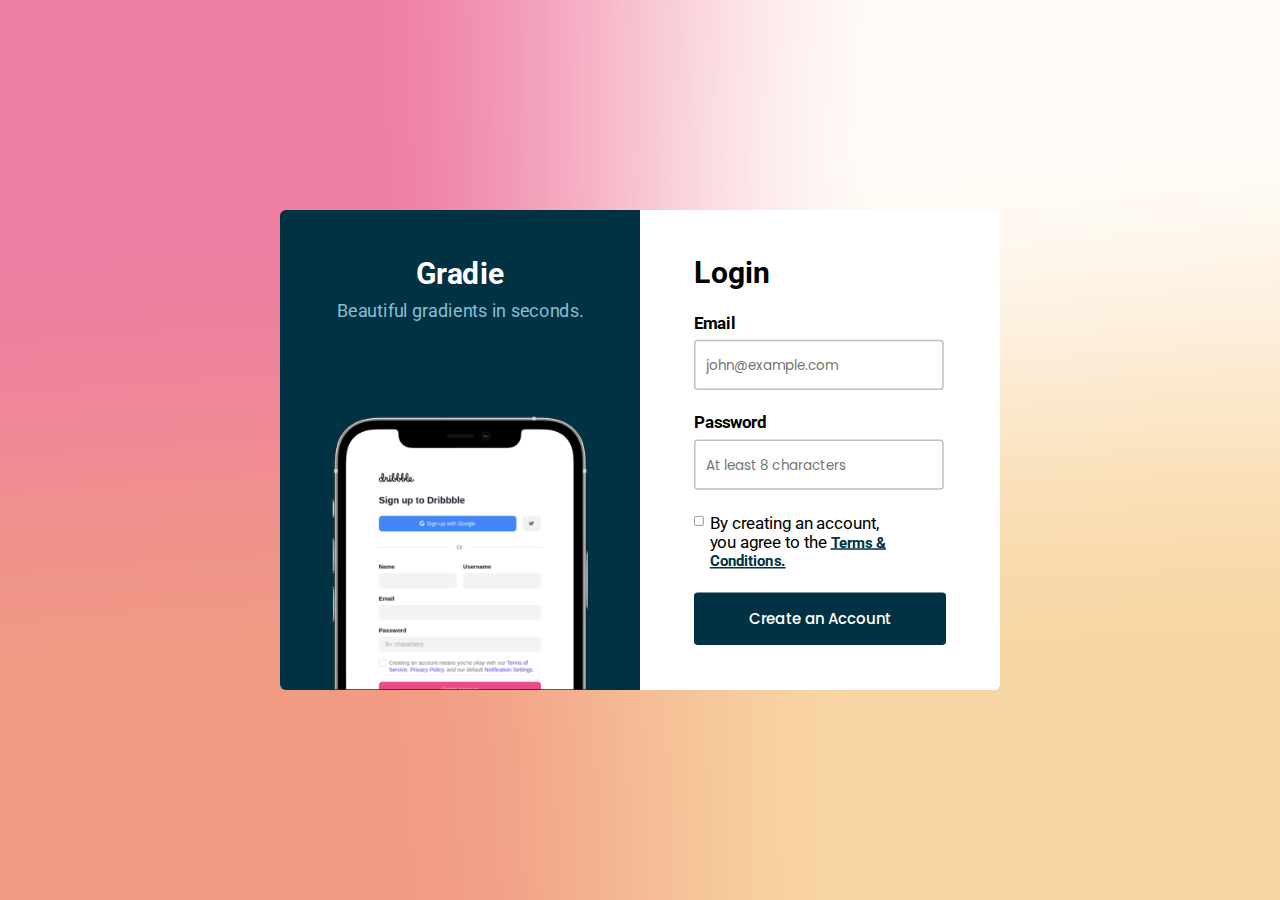
<file: index.html>
<!DOCTYPE html>
<html lang="en">
  <head>
    <meta charset="UTF-8" />
    <meta http-equiv="X-UA-Compatible" content="IE=edge" />
    <meta name="viewport" content="width=device-width, initial-scale=1.0" />
    <title>Gradie Sign Up Page</title>
    <link rel="stylesheet" href="./Code/style.css" />
    <link rel="preconnect" href="https://fonts.googleapis.com" />
    <link rel="preconnect" href="https://fonts.gstatic.com" crossorigin />
    <link
      href="https://fonts.googleapis.com/css2?family=Poppins:wght@400;500&family=Roboto:wght@400;500;700&display=swap"
      rel="stylesheet"
    />
  </head>
  <body>
    <div class="tablet-view">
      <main>
        <section class="image-section">
          <h1 class="title">Gradie</h1>
          <p class="description">Beautiful gradients in seconds.</p>
          <img src="./Assets/iPhone Mockup_cropped.png" alt="Iphone Mockup" />
        </section>
        <section class="login-section">
          <div class="login-form">
            <form action="form.php">
              <h1 class="title">Login</h1>
              <label for="user_email"
                ><p class="label">Email</p>
                <input
                  type="email"
                  name="email"
                  id="user_email"
                  class="user_input"
                  placeholder="john@example.com"
                  required
              /></label>
              <label for="user_password"
                ><p class="label">Password</p>
                <input
                  type="password"
                  name="password"
                  id="user_password"
                  class="user_input"
                  placeholder="At least 8 characters"
                  required
              /></label>
              <label class="agreement-container">
                <input type="checkbox" name="terms" id="terms" required />
                <p class="agreement">
                  By creating an account, you agree to the
                  <a href="#">Terms & Conditions.</a>
                </p>
              </label>
              <input type="submit" value="Create an Account" class="btn" />
            </form>
          </div>
        </section>
      </main>
    </div>
  </body>
</html>
</file>
<file: Code/style.css>
body {
  margin: 0;
  padding: 0;
  -webkit-box-sizing: border-box;
          box-sizing: border-box;
  font-family: "Roboto", sans-serif;
}

main {
  display: -webkit-box;
  display: -ms-flexbox;
  display: flex;
  -webkit-box-align: center;
      -ms-flex-align: center;
          align-items: center;
  -webkit-box-pack: center;
      -ms-flex-pack: center;
          justify-content: center;
  text-align: center;
  -webkit-box-orient: vertical;
  -webkit-box-direction: normal;
      -ms-flex-direction: column;
          flex-direction: column;
  width: 100vw;
  height: auto;
}

.title {
  font-size: 32px;
  font-weight: 700;
}

.description {
  font-size: 18px;
}

.image-section {
  display: -webkit-box;
  display: -ms-flexbox;
  display: flex;
  -webkit-box-align: center;
      -ms-flex-align: center;
          align-items: center;
  -webkit-box-pack: center;
      -ms-flex-pack: center;
          justify-content: center;
  text-align: center;
  -webkit-box-orient: vertical;
  -webkit-box-direction: normal;
      -ms-flex-direction: column;
          flex-direction: column;
  background-color: #013243;
}

.image-section .title {
  margin: 1.5em 0 0 0;
  color: white;
}

.image-section .description {
  color: #86bfd3;
  margin-top: 0.5em;
}

.image-section img {
  margin-top: 5em;
  width: 100%;
  height: auto;
}

.login-section {
  display: -webkit-box;
  display: -ms-flexbox;
  display: flex;
  -webkit-box-pack: start;
      -ms-flex-pack: start;
          justify-content: flex-start;
  -webkit-box-align: start;
      -ms-flex-align: start;
          align-items: flex-start;
  text-align: left;
  -webkit-box-orient: vertical;
  -webkit-box-direction: normal;
      -ms-flex-direction: column;
          flex-direction: column;
  width: 100%;
}

.login-form {
  width: 70%;
  padding: 0 15%;
  display: -webkit-box;
  display: -ms-flexbox;
  display: flex;
  -webkit-box-pack: start;
      -ms-flex-pack: start;
          justify-content: flex-start;
  -webkit-box-align: start;
      -ms-flex-align: start;
          align-items: flex-start;
  -webkit-box-orient: vertical;
  -webkit-box-direction: normal;
      -ms-flex-direction: column;
          flex-direction: column;
}

form {
  width: 100%;
}

.login-section .title {
  margin-top: 1.5em;
  margin-bottom: 0;
}

.login-section .label {
  line-height: 1em;
  font-weight: 700;
  margin: 1.5em 0 0.5em 0;
  font-family: "Roboto", sans-serif;
}

.login-section .user_input {
  max-width: auto;
  width: 90%;
  padding: 1.25em 0.75em;
  border-radius: 5px;
  outline: none;
  border: 2px solid silver;
}

input#terms {
  margin-left: 0;
  border: 1px solid silver;
}

input.user_input {
  font-family: "Poppins", sans-serif;
  margin-left: 0;
}

.agreement-container {
  display: -webkit-box;
  display: -ms-flexbox;
  display: flex;
  -webkit-box-align: start;
      -ms-flex-align: start;
          align-items: flex-start;
  width: 240px;
  margin-top: 2em;
}

.login-section .agreement {
  font-size: 17px;
  text-align: left;
  margin: 0;
  margin-left: 5px;
}

.login-section .agreement a {
  font-size: 16px;
  color: #013243;
  font-weight: 700;
}

.btn {
  width: 100%;
  -ms-grid-column-align: center;
      justify-self: center;
  text-align: center;
  -ms-flex-item-align: center;
      -ms-grid-row-align: center;
      align-self: center;
  padding: 1.5em;
  margin: 1.5em 0 3em 0;
  font-family: "Poppins", sans-serif;
  font-weight: 500;
  background-color: #013243;
  color: white;
  border: none !important;
  border-radius: 5px;
  cursor: pointer;
}

@media (min-width: 768px) {
  .tablet-view {
    background: url("../Assets/Background.png") center/cover no-repeat;
  }
  main {
    -webkit-transform: scale(0.75, 0.75);
            transform: scale(0.75, 0.75);
  }
  .image-section {
    width: 80%;
  }
  .image-section img {
    margin-top: 7em;
    width: 80%;
  }
  .login-section {
    background-color: white;
    width: 80%;
  }
  .title {
    font-size: 40px;
  }
  .description {
    font-size: 24px;
  }
  .label {
    font-size: 22px;
  }
  .login-section .user_input {
    padding: 1.25em 0.9em;
    border-width: 3px;
  }
  input.user_input {
    font-size: 20px;
  }
  .login-section .agreement-container {
    width: 70%;
  }
  .login-section .agreement-container a {
    font-size: 22px;
  }
  .login-section .agreement {
    font-size: 24px;
  }
  .btn {
    font-size: 20px;
  }
}

@media (min-width: 1024px) {
  .tablet-view {
    display: -webkit-box;
    display: -ms-flexbox;
    display: flex;
    -webkit-box-align: center;
        -ms-flex-align: center;
            align-items: center;
    -webkit-box-pack: center;
        -ms-flex-pack: center;
            justify-content: center;
    text-align: center;
    -webkit-box-orient: vertical;
    -webkit-box-direction: normal;
        -ms-flex-direction: column;
            flex-direction: column;
    height: 100vh;
  }
  main {
    display: -webkit-box;
    display: -ms-flexbox;
    display: flex;
    -webkit-box-align: center;
        -ms-flex-align: center;
            align-items: center;
    -webkit-box-pack: center;
        -ms-flex-pack: center;
            justify-content: center;
    text-align: center;
    -webkit-box-orient: vertical;
    -webkit-box-direction: normal;
        -ms-flex-direction: column;
            flex-direction: column;
    flex-direction: row;
  }
  .image-section {
    width: 30em;
    height: 40em;
    border-radius: 8px 0 0 8px;
  }
  .image-section img {
    margin-top: 6.2em;
    width: 100%;
  }
  .image-section .description {
    margin-top: 0.5em;
  }
  .login-section {
    width: 30em;
    height: 40em;
    border-radius: 0 8px 8px 0;
  }
  .login-section .login-form {
    width: 70%;
    padding: 0 15% 0 15%;
  }
  .title {
    font-size: 40px;
  }
  .description {
    font-size: 24px;
  }
  .label {
    font-size: 22px;
  }
  .login-section .user_input {
    max-width: auto;
    width: 90%;
    padding: 1em 0.75em;
    border-radius: 5px;
    outline: none;
    border: 2px solid silver;
  }
  input.user_input {
    font-size: 18px;
  }
  .login-section .agreement {
    font-size: 22px;
  }
  .login-section .agreement-container {
    width: 80%;
  }
  .login-section .agreement-container a {
    font-size: 20px;
  }
  .btn {
    width: 100%;
    padding: 1em 1.25em 1em 1.25em;
  }
}
/*# sourceMappingURL=style.css.map */
</file>
